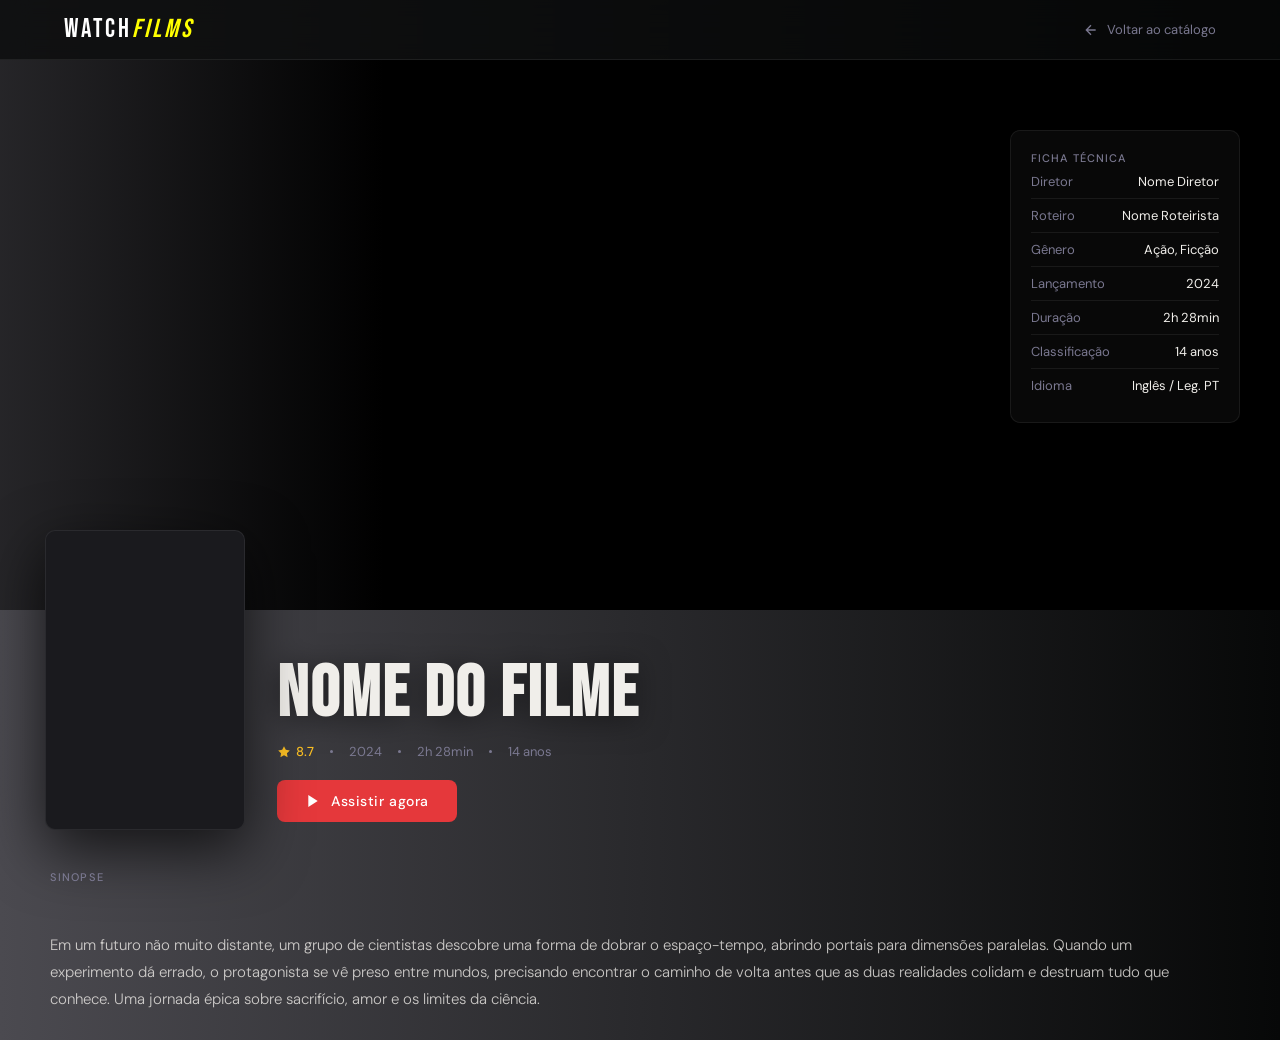
<file: pages/filmes.html>
<!doctype html>
<html lang="pt-BR">

<head>
  <meta charset="UTF-8" />
  <meta name="viewport" content="width=device-width, initial-scale=1.0" />
  <title>WatchFilms — Detalhes</title>
  <link rel="stylesheet" href="../css/pageFilmes.css" />
  <link rel="preconnect" href="https://fonts.googleapis.com" />
  <link
    href="https://fonts.googleapis.com/css2?family=Bebas+Neue&family=DM+Sans:ital,wght@0,300;0,400;0,500;1,300&display=swap"
    rel="stylesheet" />
  <style>
  </style>
</head>

<body>
  <!-- NAVBAR -->
  <nav>
    <a href="../pages/home.html" class="logo">Watch<span>Films</span></a>
    <a href="../pages/home.html" class="nav-back">
      <svg viewBox="0 0 24 24">
        <path d="M19 12H5M12 5l-7 7 7 7" />
      </svg>
      Voltar ao catálogo
    </a>
  </nav>

  <!-- TRAILER -->
  <div class="hero">
    <div class="trailer-wrap">
      <iframe id="trailerFrame"
        src=""
        allow="autoplay; encrypted-media" allowfullscreen>
      </iframe>
      <!-- FICHA TÉCNICA -->
      <div class="ficha">
        <div class="desc-label">Ficha técnica</div>
        <div class="ficha-row">
          <span class="label">Diretor</span>
          <span class="value">Nome Diretor</span>
        </div>
        <div class="ficha-row">
          <span class="label">Roteiro</span>
          <span class="value">Nome Roteirista</span>
        </div>
        <div class="ficha-row">
          <span class="label">Gênero</span>
          <span class="value">Ação, Ficção</span>
        </div>
        <div class="ficha-row">
          <span class="label">Lançamento</span>
          <span class="value">2024</span>
        </div>
        <div class="ficha-row">
          <span class="label">Duração</span>
          <span class="value">2h 28min</span>
        </div>
        <div class="ficha-row">
          <span class="label">Classificação</span>
          <span class="value">14 anos</span>
        </div>
        <div class="ficha-row">
          <span class="label">Idioma</span>
          <span class="value">Inglês / Leg. PT</span>
        </div>
      </div>
    </div>

    <div class="trailer-fade-left"></div>
    <div class="trailer-fade"></div>
  </div>
  </div>

  <!-- CONTEÚDO -->
  <div class="content">
    <!-- INFO PRINCIPAL -->
    <div class="filme-info">

      <div class="poster"></div>

      <div class="filme-meta">

        <h1 class="filme-titulo" id="filmeTitulo">Nome do Filme</h1>

        <div class="filme-stats">
          <div class="nota">
            <svg viewBox="0 0 24 24">
              <path d="M12 2l3.09 6.26L22 9.27l-5 4.87 1.18 6.88L12 17.77l-6.18 3.25L7 14.14 2 9.27l6.91-1.01L12 2z" />
            </svg>
            8.7
          </div>
          <div class="sep"></div>
          <span>2024</span>
          <div class="sep"></div>
          <span>2h 28min</span>
          <div class="sep"></div>
          <span>14 anos</span>
        </div>
        <div class="btns">
          <button class="btn-assistir">
            <svg viewBox="0 0 24 24">
              <path d="M5 3l14 9-14 9V3z" />
            </svg>
            Assistir agora
          </button>
        </div>
      </div>
    </div>
    <!-- DESCRIÇÃO + FICHA -->
    <div class="section-desc">
      <div class="desc-label">Sinopse</div>
      <p class="desc-texto">
        Em um futuro não muito distante, um grupo de cientistas descobre uma
        forma de dobrar o espaço-tempo, abrindo portais para dimensões
        paralelas. Quando um experimento dá errado, o protagonista se vê
        preso entre mundos, precisando encontrar o caminho de volta antes
        que as duas realidades colidam e destruam tudo que conhece. Uma
        jornada épica sobre sacrifício, amor e os limites da ciência. <br>
        <br>
      </p>
    </div>
  </div>
  <script type="module" src="../js/pageFilme.js"></script>
</body>

</html>
</file>
<file: css/pageFilmes.css>
*,
*::before,
*::after {
  box-sizing: border-box;
  margin: 0;
  padding: 0;
}

:root {
  --bg: #070808;
  --bg2: #0f0f10;
  --surface: #1a1a1e;
  --border: rgba(255, 255, 255, 0.07);
  --accent: #e5383b;
  --text: #f0eeea;
  --muted: #7a7890;
  --grad: linear-gradient(90deg, #4b4a50 0%, #070808 100%);
}

html {
  scroll-behavior: smooth;
}

body {
  background: var(--grad);
  color: var(--text);
  font-family: "DM Sans", sans-serif;
  min-height: 100vh;
  overflow-x: hidden;
}

/* ── NAVBAR ── */
nav {
  position: fixed;
  top: 0;
  left: 0;
  right: 0;
  z-index: 100;
  height: 60px;
  padding: 0 5vw;
  display: flex;
  align-items: center;
  justify-content: space-between;
  background: rgba(7, 8, 8, 0.85);
  backdrop-filter: blur(14px);
  border-bottom: 0.5px solid var(--border);
}

.logo {
  font-family: "Bebas Neue", sans-serif;
  font-size: 26px;
  letter-spacing: 3px;
  color: white;
  text-decoration: none;
}
.logo span {
  font-style: italic;
  color: yellow;
}

.nav-back {
  display: flex;
  align-items: center;
  gap: 8px;
  font-size: 13px;
  color: var(--muted);
  text-decoration: none;
  transition: color 0.2s;
}
.nav-back:hover {
  color: var(--text);
}
.nav-back svg {
  width: 16px;
  height: 16px;
  stroke: currentColor;
  fill: none;
  stroke-width: 2;
}

/* ── HERO COM TRAILER ── */
.hero {
  position: relative;
  width: 100%;
  padding-top: 60px;
}

.trailer-wrap {
  position: relative;
  width: 100%;
  height: 550px;
  aspect-ratio: 16/9;
  background: #000;
  overflow: hidden;
}

.trailer-wrap iframe {
  position: absolute;
  inset: 0;
  width: 85%;
  height: 100%;
  border: none;
}

.trailer-fade-left {
  position: absolute;
  top: 0;
  left: 0;
  bottom: 0;
  width: 30%;
  background: linear-gradient(to right, rgba(75, 74, 80, 0.5), transparent);
  pointer-events: none;
  z-index: 2;
}
/* ── CONTEÚDO PRINCIPAL ── */
.content {
  position: relative;
  z-index: 3;
  max-width: 1200px;
}

/* ── INFO DO FILME ── */
.filme-info {
  position: relative;
  margin-left: 45px;
  display: grid;
  grid-template-columns: 200px 1fr;
  gap: 2rem;
  margin-top: -80px;
  align-items: end;
}

.poster {
  position: relative;
  width: 200px;
  aspect-ratio: 2/3;
  border-radius: 10px;
  overflow: hidden;
  border: 0.5px solid var(--border);
  box-shadow: 0 20px 60px rgba(0, 0, 0, 0.7);
  background: var(--surface);
}
.poster img {
  width: 100%;
  height: 100%;
  object-fit: cover;
  object-position: top;
}

.filme-meta {
  padding-bottom: 8px;
}

.filme-titulo {
  font-family: "Bebas Neue", sans-serif;
  font-size: clamp(36px, 6vw, 72px);
  letter-spacing: 2px;
  line-height: 1;
  margin-bottom: 12px;
  text-shadow: 0 4px 30px rgba(0, 0, 0, 0.5);
}

.filme-stats {
  display: flex;
  align-items: center;
  gap: 16px;
  font-size: 13px;
  color: var(--muted);
  margin-bottom: 20px;
  flex-wrap: wrap;
}
.filme-stats .sep {
  width: 3px;
  height: 3px;
  border-radius: 50%;
  background: var(--muted);
}
.nota {
  display: flex;
  align-items: center;
  gap: 5px;
  color: #fbbf24;
  font-weight: 500;
}
.nota svg {
  width: 14px;
  height: 14px;
  fill: #fbbf24;
}

/* ── BOTÕES ── */

.btn-assistir {
  display: inline-flex;
  align-items: center;
  gap: 10px;
  background: var(--accent);
  color: white;
  border: none;
  border-radius: 8px;
  padding: 12px 28px;
  font-family: inherit;
  font-size: 14px;
  font-weight: 500;
  cursor: pointer;
  transition:
    background 0.2s,
    transform 0.15s;
  letter-spacing: 0.04em;
}
.btn-assistir:hover {
  background: #c9282b;
  transform: scale(1.02);
}
.btn-assistir svg {
  width: 16px;
  height: 16px;
  fill: white;
}
/* ── DESCRIÇÃO ── */
.section-desc {
  margin-left: 50px;
  text-align: start;

  margin-top: 2.5rem;
  display: grid;
  gap: 3rem;
}

.desc-label {
  font-size: 11px;
  font-weight: 500;
  letter-spacing: 0.1em;
  text-transform: uppercase;
  color: var(--muted);
}

.desc-texto {
  font-size: 15px;
  font-weight: 300;
  line-height: 1.8;
  color: rgba(240, 238, 234, 0.8);
}

/* ── FICHA TÉCNICA ── */
.ficha {
  margin-right: 40px;
  margin-top: 70px;
  position: absolute;
  background: rgba(255, 255, 255, 0.03);
  border: 0.5px solid var(--border);
  border-radius: 10px;
  padding: 1.25rem;
  width: 230px;
  right: 0;
}

.ficha-row {
  display: flex;
  justify-content: space-between;
  padding: 8px 0;
  border-bottom: 0.5px solid var(--border);
  font-size: 13px;
}
.ficha-row:last-child {
  border-bottom: none;
}
.ficha-row .label {
  color: var(--muted);
}
.ficha-row .value {
  color: var(--text);
  font-weight: 400;
  text-align: right;
}

/* ── ELENCO ── */

.elenco-grid {
  display: flex;
  gap: 12px;
  margin-top: 12px;
  flex-wrap: wrap;
}

/* ── RESPONSIVO ── */
@media (max-width: 700px) {
  .filme-info {
    grid-template-columns: 140px 1fr;
    gap: 1rem;
    margin-top: -50px;
  }
  .poster {
    width: 140px;
  }
  .section-desc {
    grid-template-columns: 1fr;
  }
  .ficha {
    margin-top: 0;
  }
}

@media (max-width: 480px) {
  .filme-info {
    grid-template-columns: 1fr;
  }
  .poster {
    width: 120px;
    margin: 0 auto;
  }
  .filme-meta {
    text-align: center;
  }
  .filme-stats {
    justify-content: center;
  }
}

/* ── ANIMAÇÃO DE ENTRADA ── */
.filme-info,
.section-desc,
.elenco {
  opacity: 0;
  animation: fadeUp 0.5s ease forwards;
}
.section-desc {
  animation-delay: 0.1s;
}
.elenco {
  animation-delay: 0.2s;
}

@keyframes fadeUp {
  from {
    opacity: 0;
    transform: translateY(20px);
  }
  to {
    opacity: 1;
    transform: translateY(0);
  }
}
</file>
